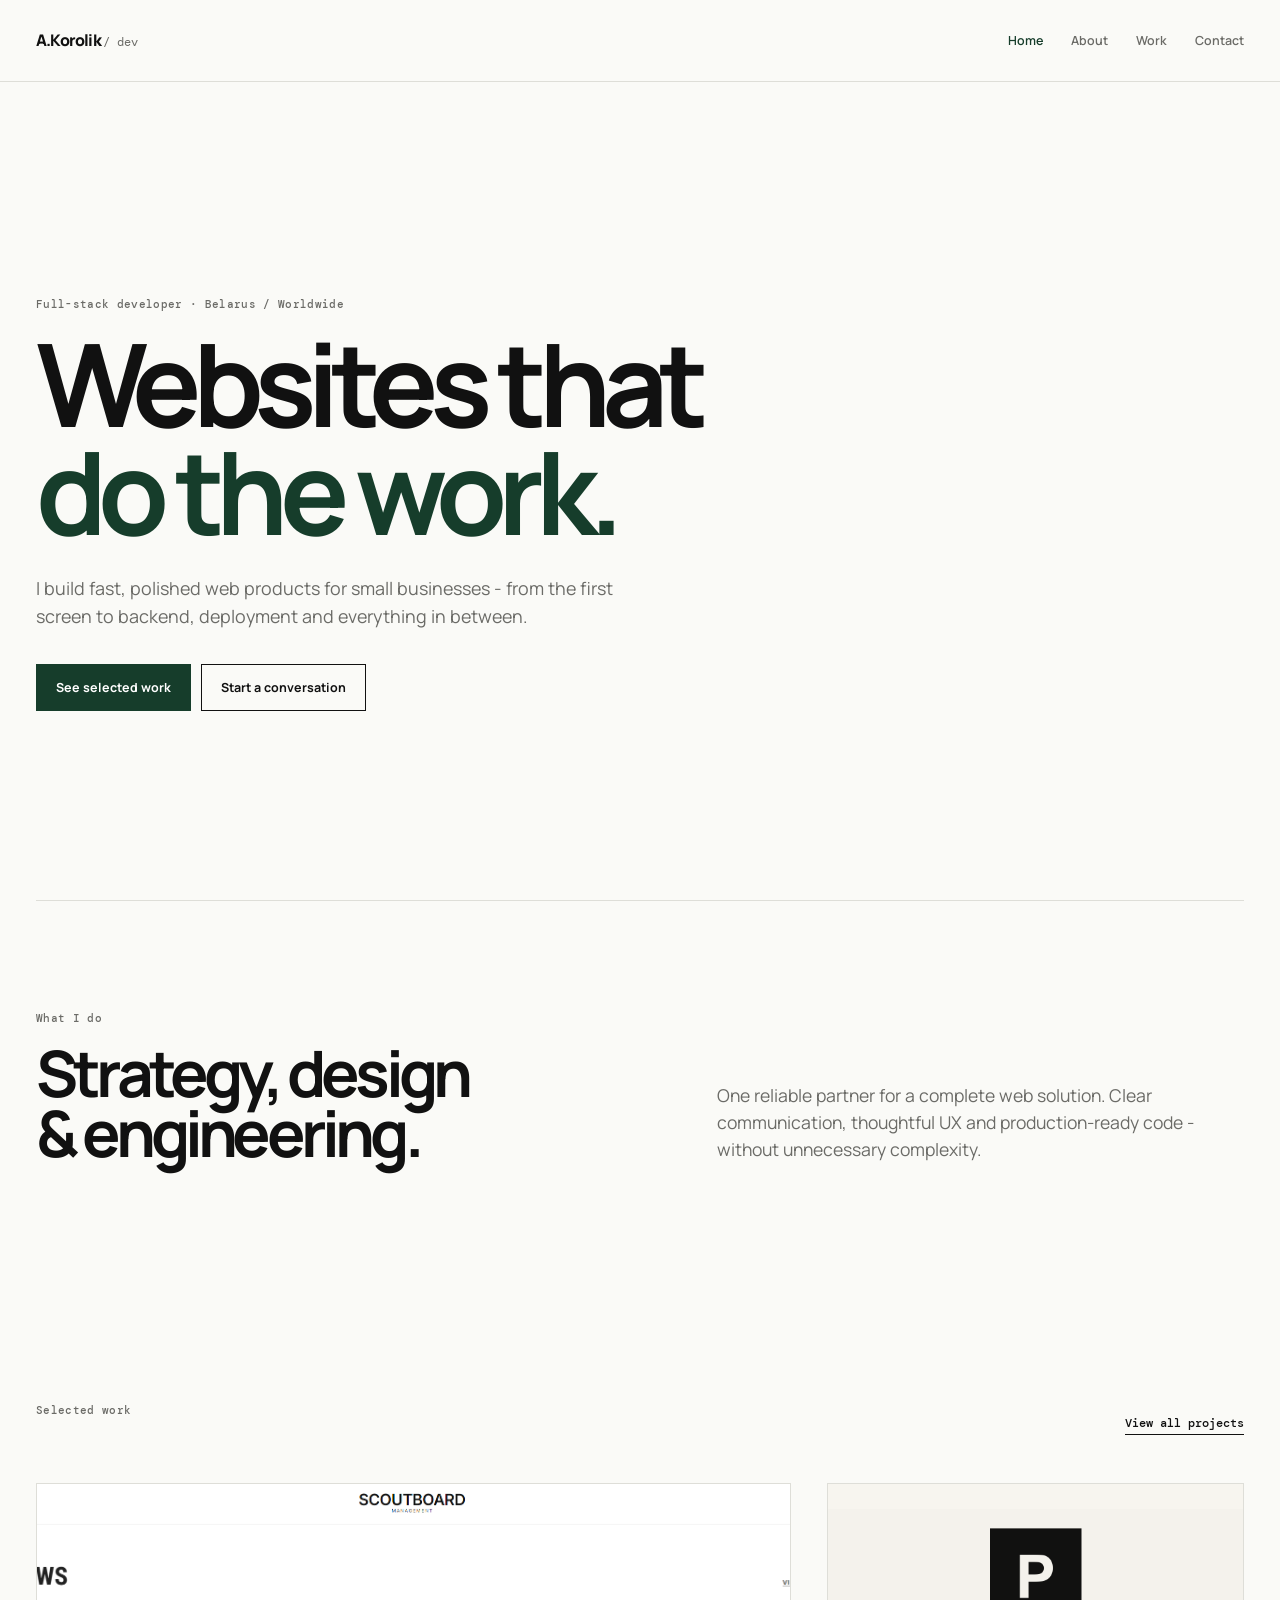
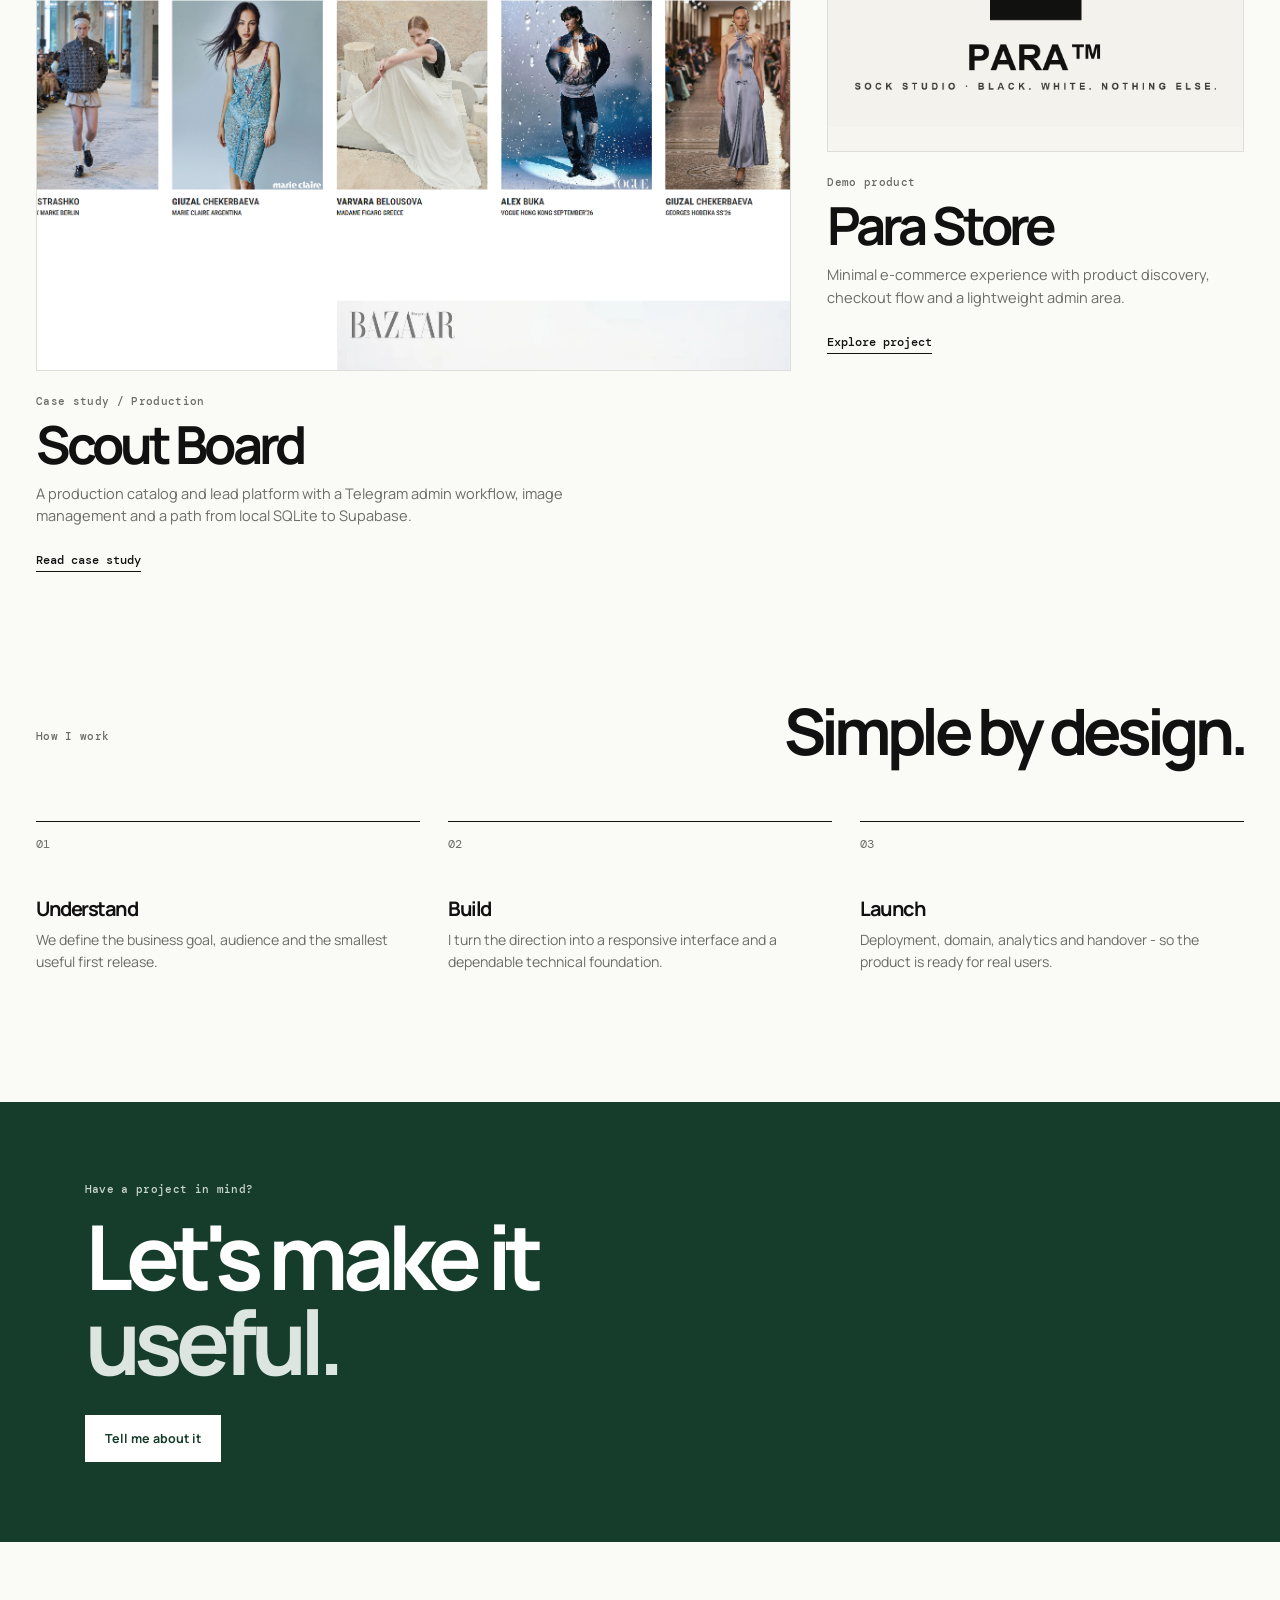
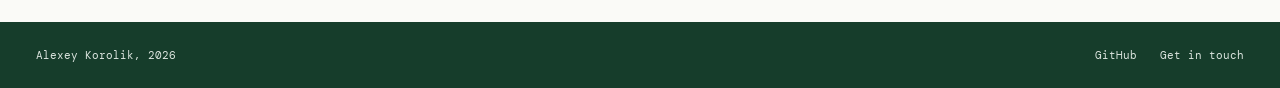
<file: index.html>
﻿<!doctype html>
<html lang="en">
  <head>
    <meta charset="UTF-8" />
    <meta name="viewport" content="width=device-width, initial-scale=1.0" />
    <meta
      name="description"
      content="Alexey Korolik - full-stack web developer. Websites and web products built end to end for small and medium businesses."
    />
    <meta property="og:type" content="website" />
    <meta
      property="og:title"
      content="Alexey Korolik - Full-stack web developer"
    />
    <meta
      property="og:description"
      content="Websites and web products built end to end for small and medium businesses."
    />
    <meta
      property="og:url"
      content="https://alexeykorolik.github.io/portfolio/"
    />
    <title>Alexey Korolik - Full-stack web developer</title>
    <link rel="stylesheet" href="styles.css" />
    <link rel="stylesheet" href="home.css" />
    <link rel="stylesheet" href="polish.css" />
    <link rel="stylesheet" href="accessibility.css" />
  </head>
  <body>
    <div class="page">
      <nav>
        <div class="container">
          <a href="index.html" class="nav-logo">A.Korolik <span>/ dev</span></a>
          <div class="nav-links">
            <a href="index.html" class="active">Home</a
            ><a href="about.html">About</a><a href="projects.html">Work</a
            ><a href="contact.html">Contact</a>
          </div>
        </div>
      </nav>
      <main>
        <div class="container">
          <section class="hero">
            <span class="label"
              >Full-stack developer · Belarus / Worldwide</span
            >
            <h1>Websites that<br /><span class="accent">do the work.</span></h1>
            <p>
              I build fast, polished web products for small businesses - from
              the first screen to backend, deployment and everything in between.
            </p>
            <div class="btn-row">
              <a href="projects.html" class="btn btn-accent"
                >See selected work</a
              ><a href="contact.html" class="btn">Start a conversation</a>
            </div>
          </section>
          <section class="intro-strip">
            <div>
              <span class="label">What I do</span>
              <h2>Strategy, design<br />&amp; engineering.</h2>
            </div>
            <p>
              One reliable partner for a complete web solution. Clear
              communication, thoughtful UX and production-ready code - without
              unnecessary complexity.
            </p>
          </section>
          <section class="home-section">
            <div class="section-header">
              <span class="label">Selected work</span
              ><a href="projects.html" class="text-link">View all projects</a>
            </div>
            <div class="featured-grid">
              <a
                class="featured-card featured-main has-preview"
                href="case-study.html"
                ><div class="project-visual project-visual--scout has-image">
                  <img
                    src="assets/scout-board-varya.webp"
                    alt="Scout Board model portfolio photograph"
                    loading="eager"
                  />
                </div>
                <span class="project-num">Case study / Production</span>
                <div>
                  <h3>Scout Board</h3>
                  <p>
                    A production catalog and lead platform with a Telegram admin
                    workflow, image management and a path from local SQLite to
                    Supabase.
                  </p>
                  <span class="card-arrow">Read case study</span>
                </div></a
              ><a class="featured-card has-preview" href="projects.html"
                ><div class="project-visual project-visual--para has-image">
                  <img
                    src="assets/para-store.png"
                    alt="Para Store brand image"
                    loading="lazy"
                  />
                </div>
                <span class="project-num">Demo product</span>
                <div>
                  <h3>Para Store</h3>
                  <p>
                    Minimal e-commerce experience with product discovery,
                    checkout flow and a lightweight admin area.
                  </p>
                  <span class="card-arrow">Explore project</span>
                </div></a
              >
            </div>
          </section>
          <section class="home-section process">
            <div class="section-header">
              <span class="label">How I work</span>
              <h2>Simple by design.</h2>
            </div>
            <div class="process-grid">
              <div>
                <b>01</b>
                <h3>Understand</h3>
                <p>
                  We define the business goal, audience and the smallest useful
                  first release.
                </p>
              </div>
              <div>
                <b>02</b>
                <h3>Build</h3>
                <p>
                  I turn the direction into a responsive interface and a
                  dependable technical foundation.
                </p>
              </div>
              <div>
                <b>03</b>
                <h3>Launch</h3>
                <p>
                  Deployment, domain, analytics and handover - so the product is
                  ready for real users.
                </p>
              </div>
            </div>
          </section>
          <section class="cta-panel">
            <span class="label">Have a project in mind?</span>
            <h2>Let's make it<br /><span class="accent">useful.</span></h2>
            <a href="contact.html" class="btn">Tell me about it</a>
          </section>
        </div>
      </main>
      <footer>
        <div class="container">
          <p>Alexey Korolik, 2026</p>
          <div class="footer-links">
            <a
              href="https://github.com/alexeykorolik"
              target="_blank"
              rel="noopener noreferrer"
              >GitHub</a
            ><a href="contact.html">Get in touch</a>
          </div>
        </div>
      </footer>
    </div>
  </body>
</html>
</file>
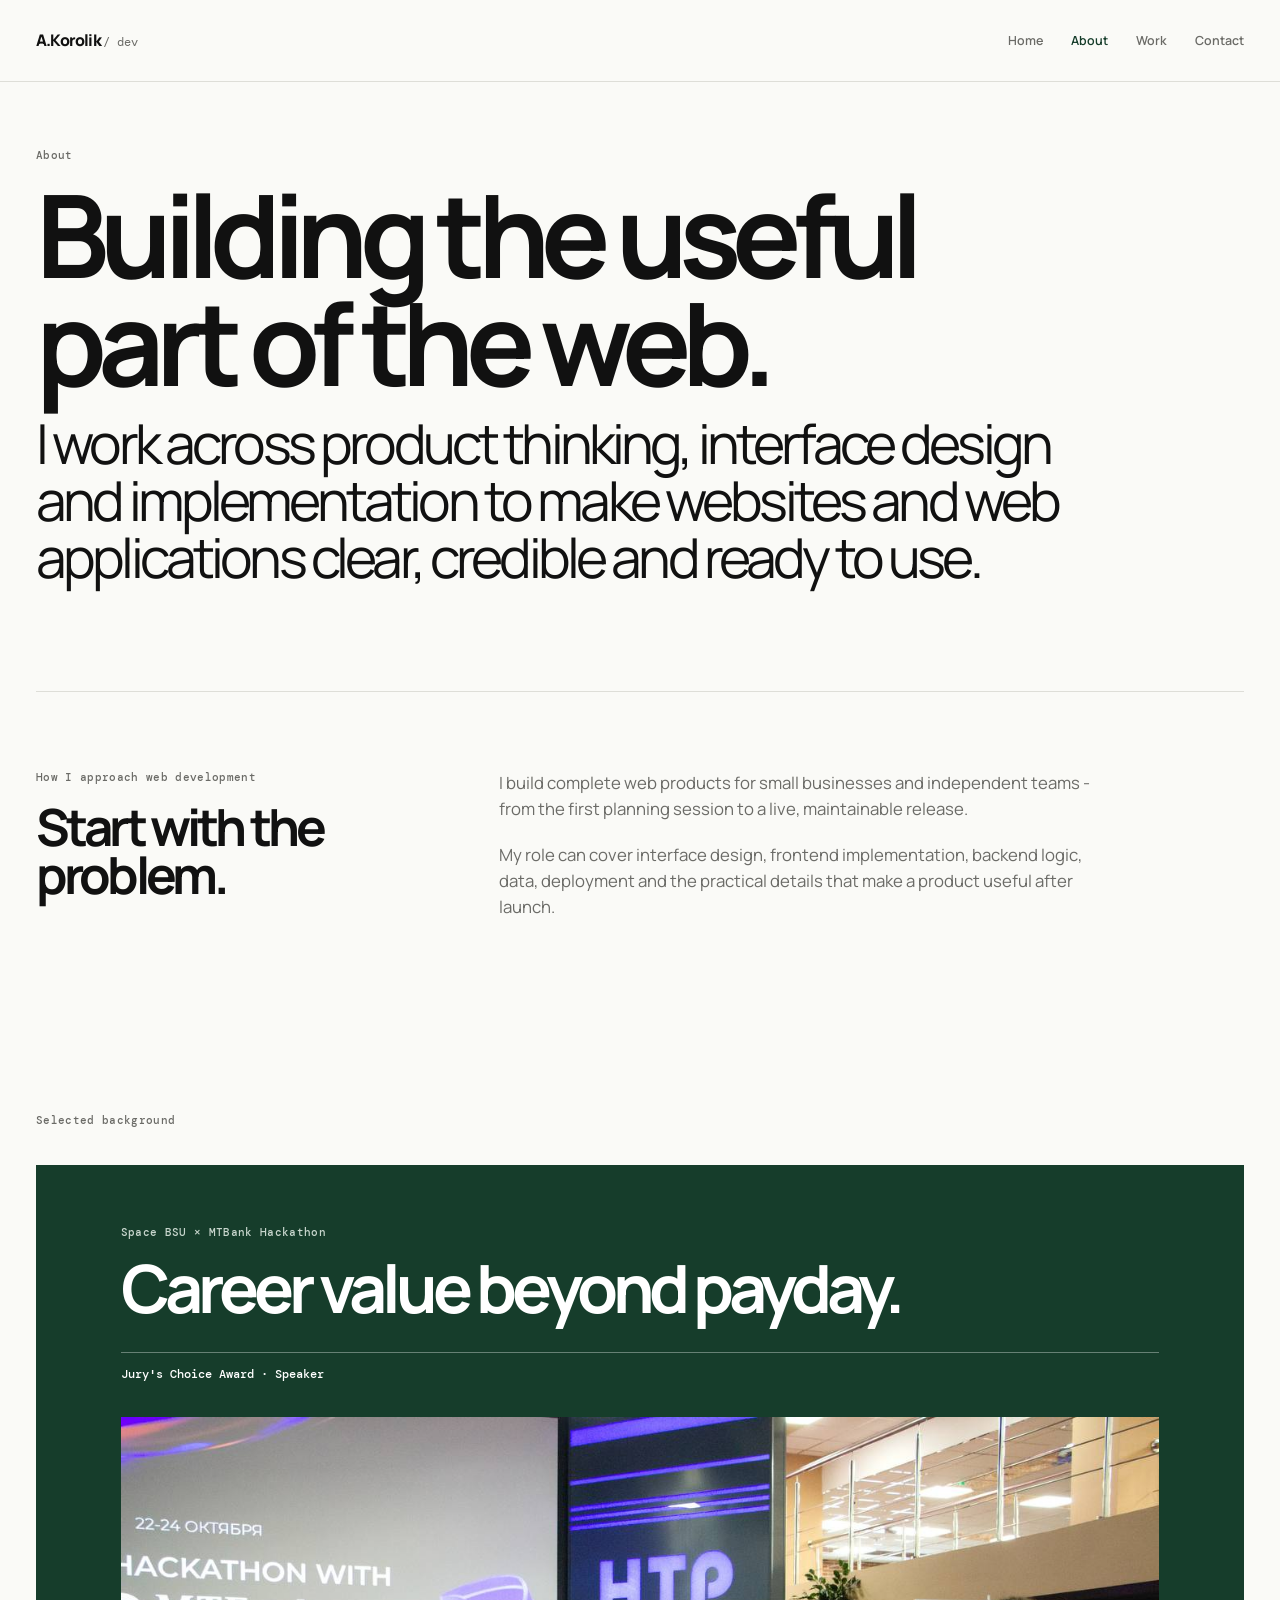
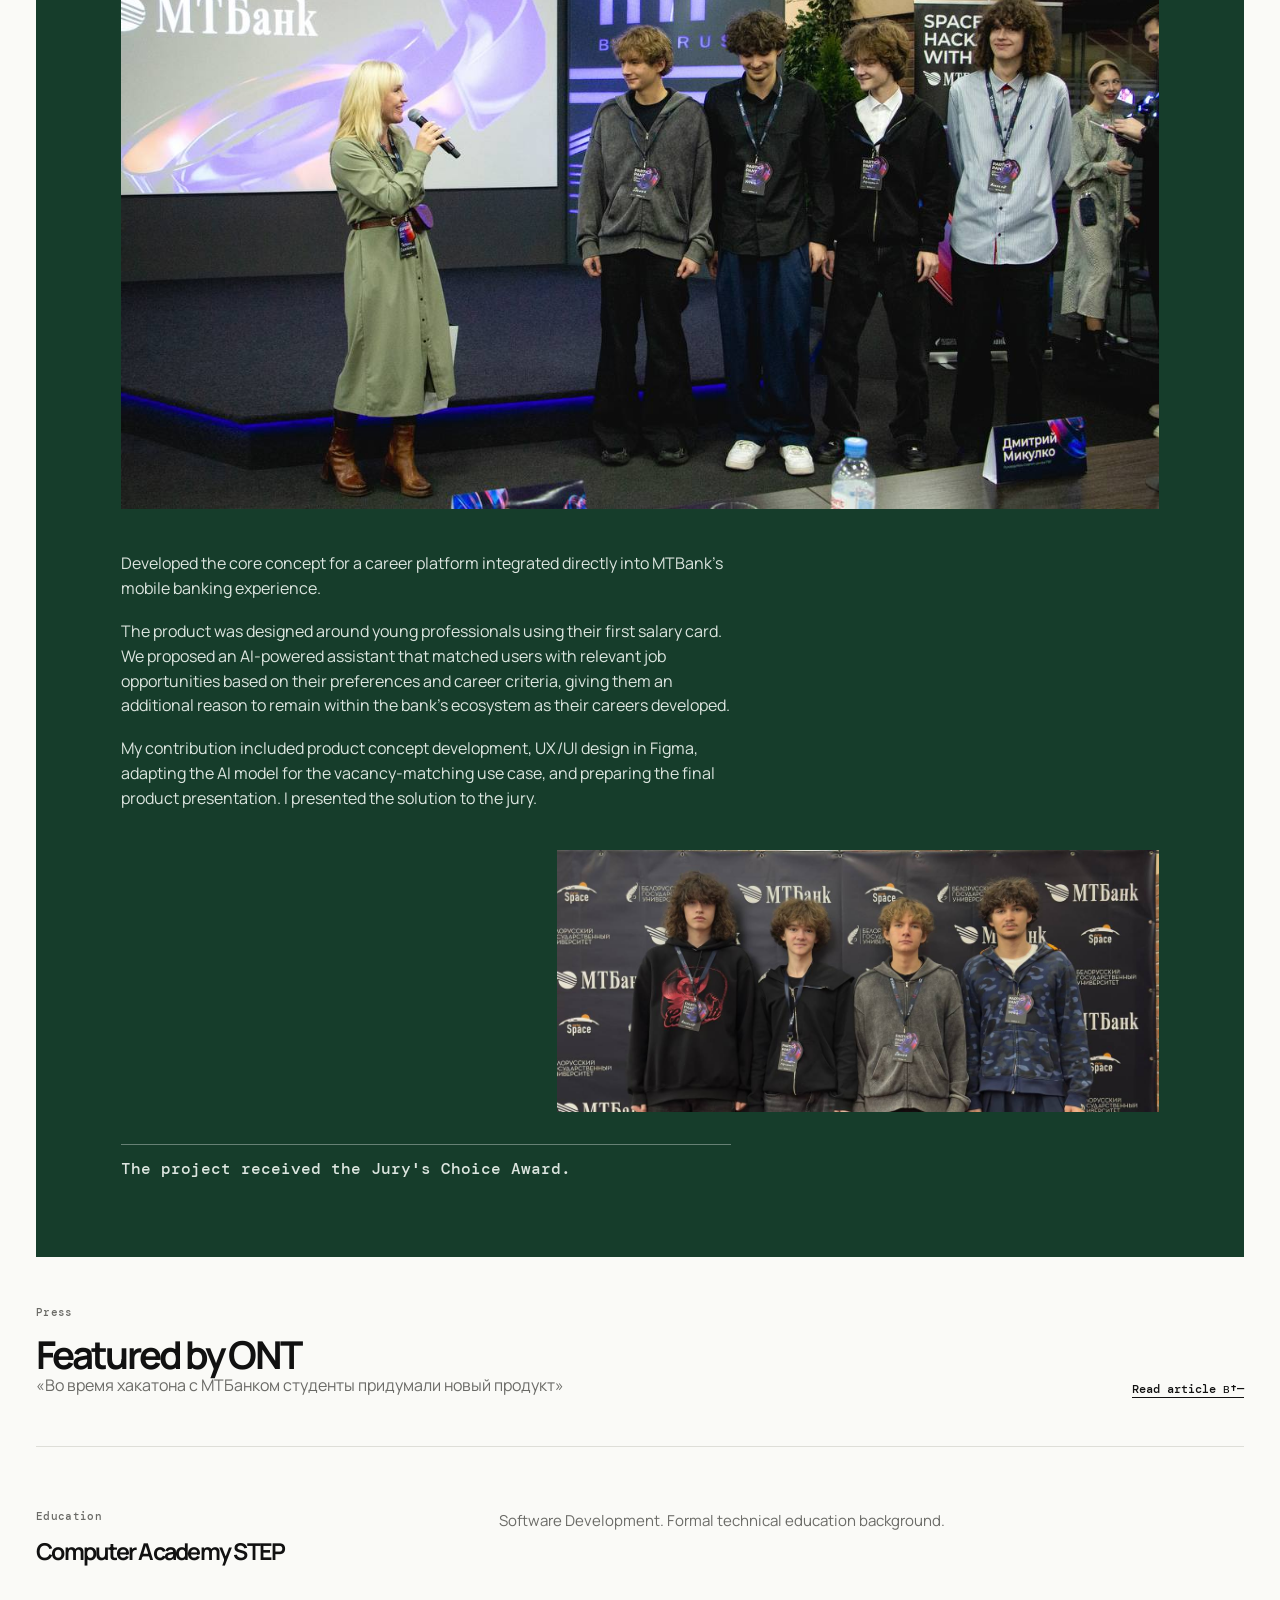
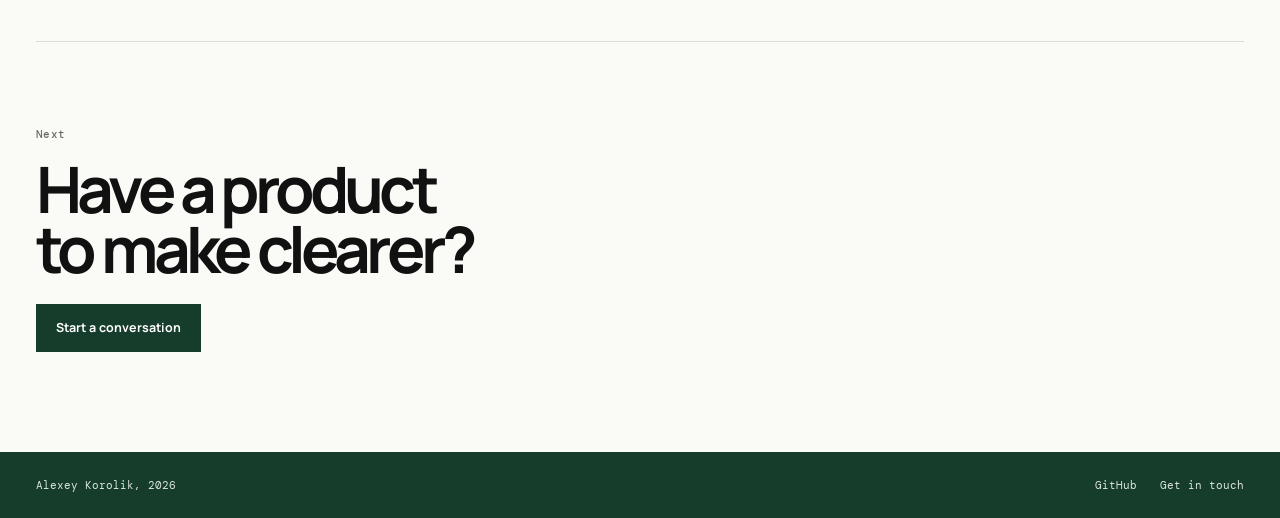
<file: about.html>
﻿<!doctype html>
<html lang="en">
  <head>
    <meta charset="UTF-8" />
    <meta name="viewport" content="width=device-width, initial-scale=1.0" />
    <meta
      name="description"
      content="About Alexey Korolik - full-stack developer, product thinker and UX/UI designer."
    />
    <meta property="og:type" content="profile" />
    <meta property="og:title" content="About - Alexey Korolik" />
    <meta
      property="og:description"
      content="Full-stack developer, product thinker and UX/UI designer."
    />
    <meta
      property="og:url"
      content="https://alexeykorolik.github.io/portfolio/about.html"
    />
    <title>About - Alexey Korolik</title>
    <link rel="stylesheet" href="styles.css" />
    <link rel="stylesheet" href="polish.css" />
    <link rel="stylesheet" href="accessibility.css" />
    <link rel="stylesheet" href="about.css" />
  </head>
  <body>
    <div class="page">
      <nav>
        <div class="container">
          <a href="index.html" class="nav-logo">A.Korolik <span>/ dev</span></a>
          <div class="nav-links">
            <a href="index.html">Home</a
            ><a href="about.html" class="active">About</a
            ><a href="projects.html">Work</a><a href="contact.html">Contact</a>
          </div>
        </div>
      </nav>
      <main>
        <div class="container">
          <span class="label">About</span>
          <h1>Building the useful<br />part of the web.</h1>
          <p class="about-lead">
            I work across product thinking, interface design and implementation
            to make websites and web applications clear, credible and ready to
            use.
          </p>
          <section class="approach">
            <div>
              <span class="label">How I approach web development</span>
              <h2>Start with the problem.</h2>
            </div>
            <div>
              <p>
                I build complete web products for small businesses and
                independent teams - from the first planning session to a live,
                maintainable release.
              </p>
              <p>
                My role can cover interface design, frontend implementation,
                backend logic, data, deployment and the practical details that
                make a product useful after launch.
              </p>
            </div>
          </section>
          <section class="background">
            <span class="label">Selected background</span>
            <article class="hackathon">
              <span class="label">Space BSU × MTBank Hackathon</span>
              <h2>Career value beyond payday.</h2>
              <div class="award">Jury's Choice Award · Speaker</div>
              <img
                class="hackathon-event"
                src="assets/hackathon-event.jpg"
                alt="Hackathon with MTBank event stage and participants"
                width="1280"
                height="853"
              />
              <p>
                Developed the core concept for a career platform integrated
                directly into MTBank's mobile banking experience.
              </p>
              <p>
                The product was designed around young professionals using their
                first salary card. We proposed an AI-powered assistant that
                matched users with relevant job opportunities based on their
                preferences and career criteria, giving them an additional
                reason to remain within the bank's ecosystem as their careers
                developed.
              </p>
              <p>
                My contribution included product concept development, UX/UI
                design in Figma, adapting the AI model for the vacancy-matching
                use case, and preparing the final product presentation. I
                presented the solution to the jury.
              </p>
              <img
                class="hackathon-team"
                src="assets/hackathon-team.png"
                alt="Hackathon team at a Space BSU and MTBank branded event"
                width="1280"
                height="556"
              />
              <p class="award">The project received the Jury's Choice Award.</p>
            </article>
          </section>
          <section class="press">
            <div>
              <span class="label">Press</span>
              <h3>Featured by ONT</h3>
              <p>
                «Во время хакатона с МТБанком студенты придумали новый продукт»
              </p>
            </div>
            <a
              href="https://ont.by/news/vo-vremya-hakatona-s-mtbankom-studenty-pridumali-novyj-produkt"
              target="_blank"
              rel="noopener noreferrer"
              >Read article в†—</a
            >
          </section>
          <section class="education">
            <div>
              <span class="label">Education</span>
              <h3>Computer Academy STEP</h3>
            </div>
            <p>Software Development. Formal technical education background.</p>
          </section>
          <section class="about-cta">
            <span class="label">Next</span>
            <h2>Have a product<br />to make clearer?</h2>
            <a class="btn btn-accent" href="contact.html"
              >Start a conversation</a
            >
          </section>
        </div>
      </main>
      <footer>
        <div class="container">
          <p>Alexey Korolik, 2026</p>
          <div class="footer-links">
            <a
              href="https://github.com/alexeykorolik"
              target="_blank"
              rel="noopener noreferrer"
              >GitHub</a
            ><a href="contact.html">Get in touch</a>
          </div>
        </div>
      </footer>
    </div>
  </body>
</html>
</file>
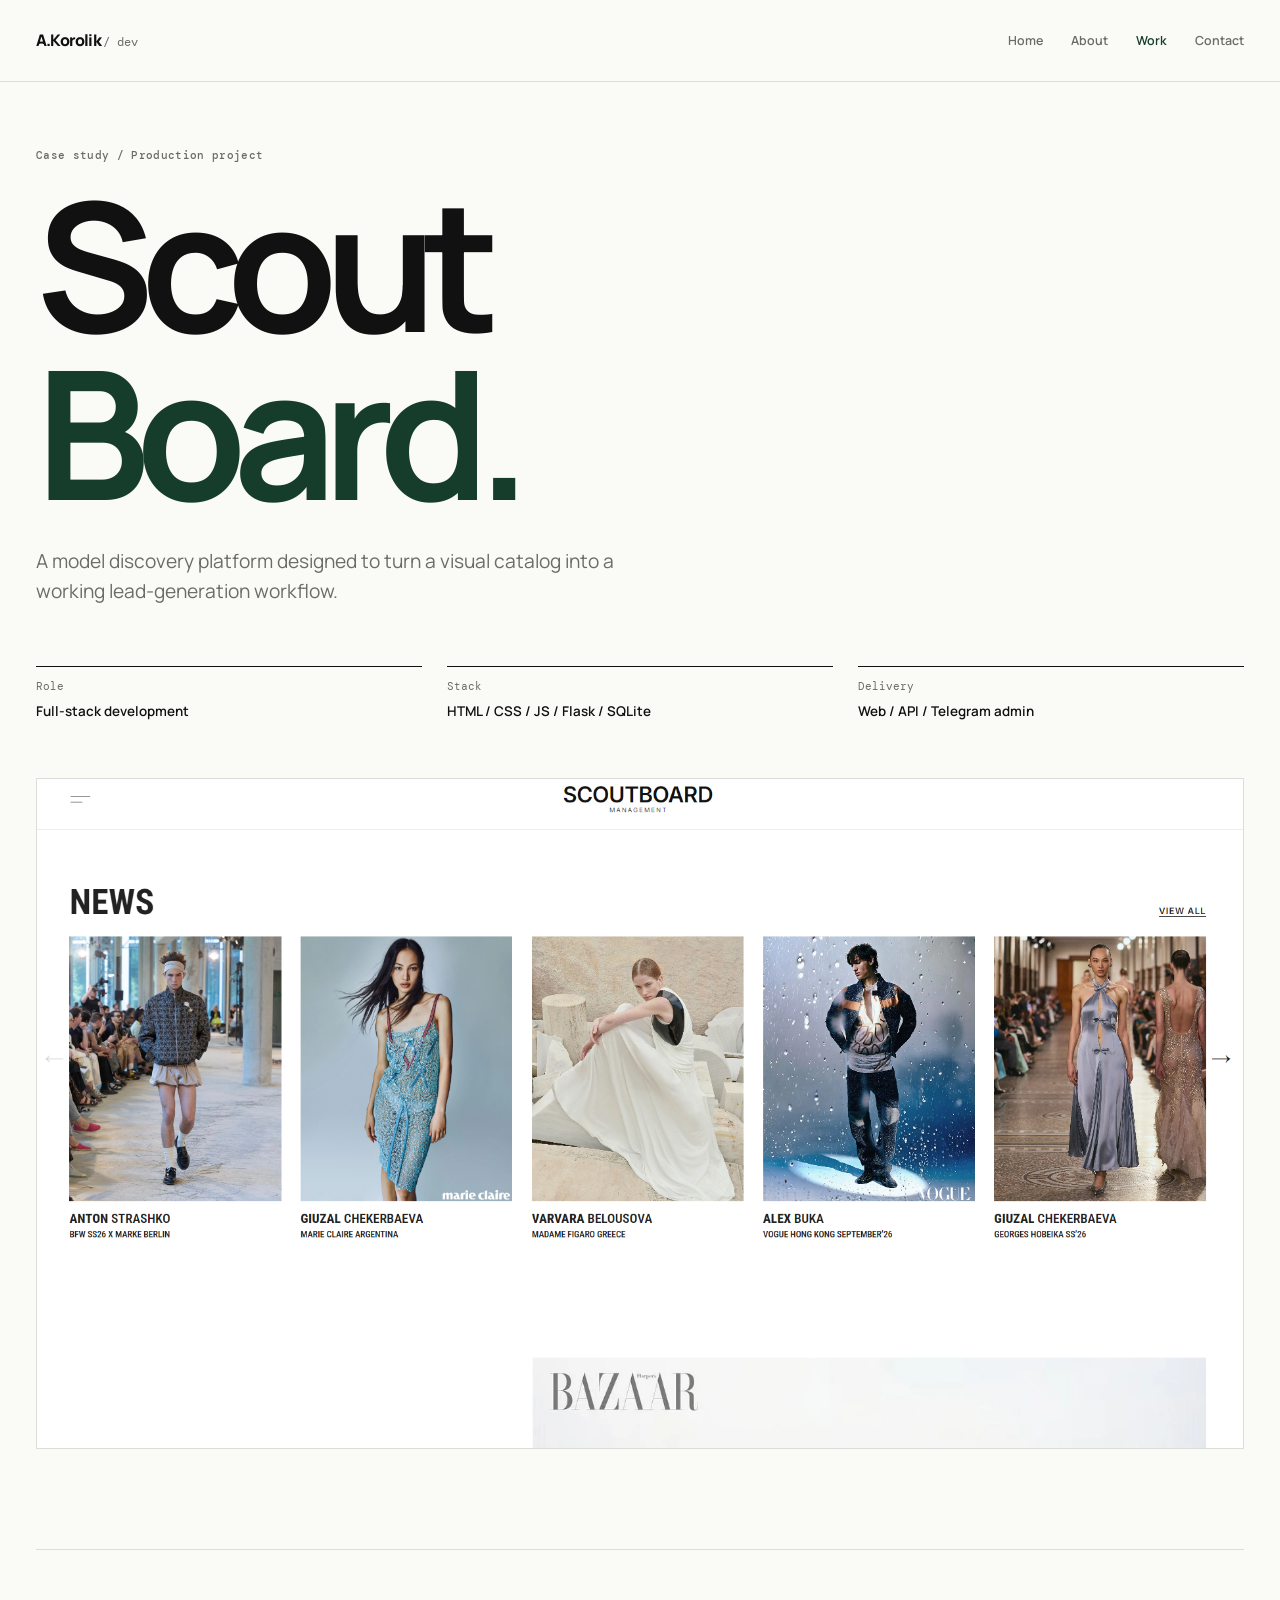
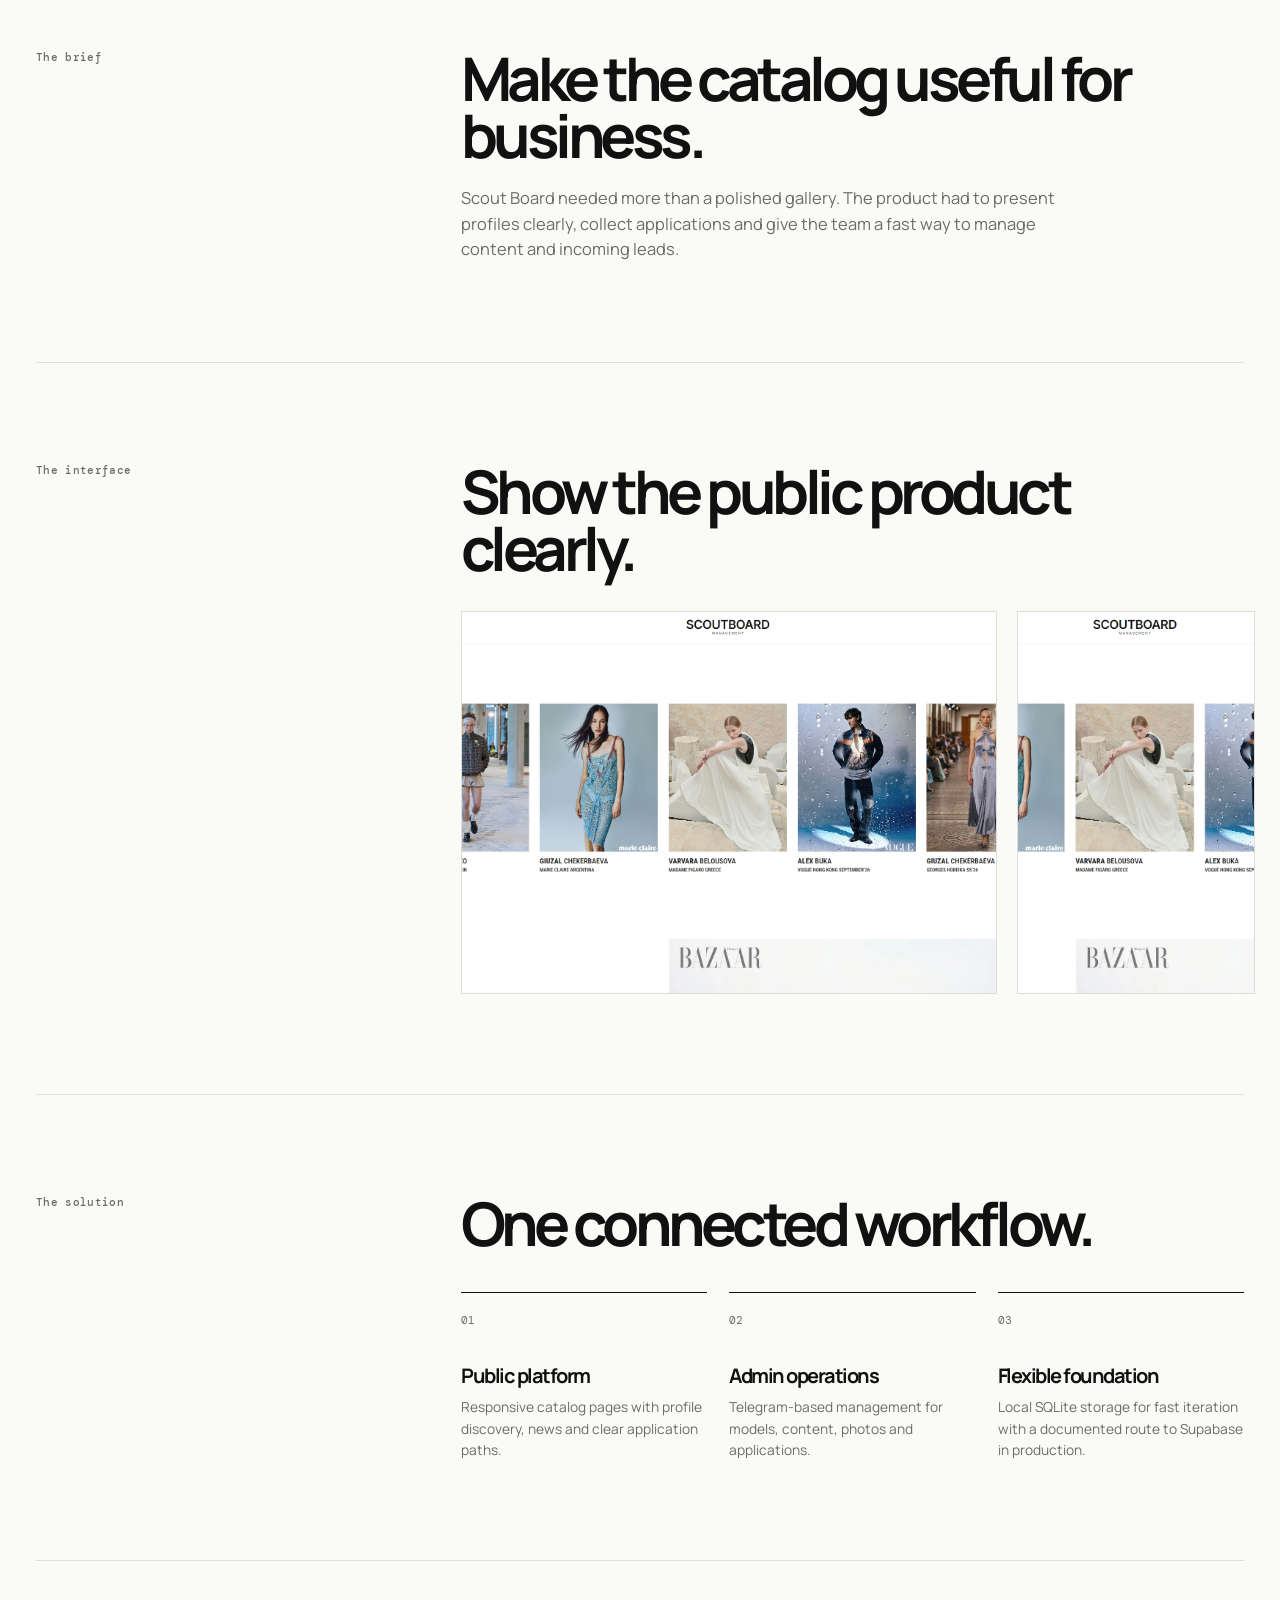
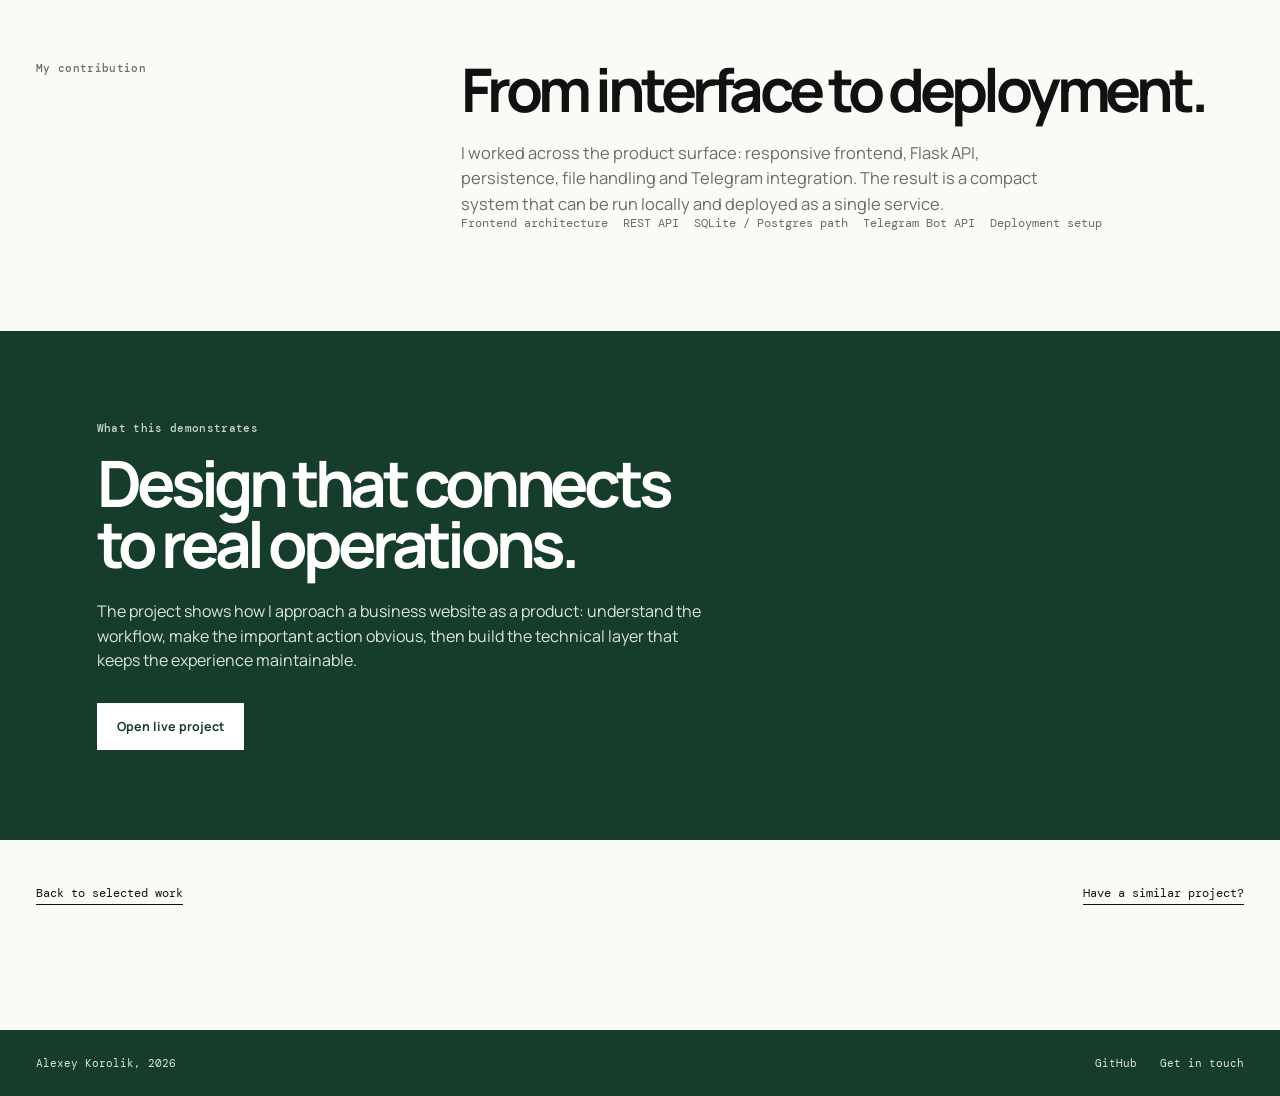
<file: case-study.html>
﻿<!doctype html>
<html lang="en">
  <head>
    <meta charset="UTF-8" />
    <meta name="viewport" content="width=device-width, initial-scale=1.0" />
    <meta
      name="description"
      content="Scout Board case study by Alexey Korolik."
    />
    <meta property="og:type" content="article" />
    <meta property="og:title" content="Scout Board - Case study" />
    <meta
      property="og:description"
      content="A model discovery platform designed to turn a visual catalog into a working lead-generation workflow."
    />
    <meta
      property="og:url"
      content="https://alexeykorolik.github.io/portfolio/case-study.html"
    />
    <title>Scout Board - Case study</title>
    <link rel="stylesheet" href="styles.css" />
    <link rel="stylesheet" href="home.css" />
    <link rel="stylesheet" href="case-study.css" />
    <link rel="stylesheet" href="polish.css" />
    <link rel="stylesheet" href="accessibility.css" />
    <style>
      .case-visual.has-image:before,
      .case-visual.has-image:after {
        display: none;
      }
      .case-visual.has-image img {
        width: 100%;
        height: 100%;
        object-fit: cover;
        display: block;
      }
    </style>
  </head>
  <body>
    <div class="page">
      <nav>
        <div class="container">
          <a href="index.html" class="nav-logo">A.Korolik <span>/ dev</span></a>
          <div class="nav-links">
            <a href="index.html">Home</a><a href="about.html">About</a
            ><a href="projects.html" class="active">Work</a
            ><a href="contact.html">Contact</a>
          </div>
        </div>
      </nav>
      <main>
        <div class="container">
          <header class="case-hero">
            <span class="label">Case study / Production project</span>
            <h1>Scout<br /><span class="accent">Board.</span></h1>
            <p class="case-lead">
              A model discovery platform designed to turn a visual catalog into
              a working lead-generation workflow.
            </p>
            <div class="case-meta">
              <div>
                <span>Role</span><strong>Full-stack development</strong>
              </div>
              <div>
                <span>Stack</span
                ><strong>HTML / CSS / JS / Flask / SQLite</strong>
              </div>
              <div>
                <span>Delivery</span><strong>Web / API / Telegram admin</strong>
              </div>
            </div>
            <div class="case-visual has-image">
              <img
                src="assets/scout-board-varya.webp"
                alt="Scout Board production model photograph"
                loading="eager"
              />
            </div>
          </header>
          <section class="case-block">
            <div class="case-label">The brief</div>
            <div>
              <h2>Make the catalog useful for business.</h2>
              <p>
                Scout Board needed more than a polished gallery. The product had
                to present profiles clearly, collect applications and give the
                team a fast way to manage content and incoming leads.
              </p>
            </div>
          </section>
          <section class="case-block">
            <div class="case-label">The interface</div>
            <div>
              <h2>Show the public product clearly.</h2>
              <div class="case-gallery">
                <div class="case-visual has-image">
                  <img
                    src="assets/scout-board-news.webp"
                    alt="Scout Board editorial photograph"
                    loading="lazy"
                  />
                </div>
                <div class="case-visual mobile-preview has-image">
                  <img
                    src="assets/scout-board-varya.webp"
                    alt="Scout Board model portfolio photograph"
                    loading="lazy"
                  />
                </div>
              </div>
            </div>
          </section>
          <section class="case-block">
            <div class="case-label">The solution</div>
            <div>
              <h2>One connected workflow.</h2>
              <div class="solution-grid">
                <div>
                  <b>01</b>
                  <h3>Public platform</h3>
                  <p>
                    Responsive catalog pages with profile discovery, news and
                    clear application paths.
                  </p>
                </div>
                <div>
                  <b>02</b>
                  <h3>Admin operations</h3>
                  <p>
                    Telegram-based management for models, content, photos and
                    applications.
                  </p>
                </div>
                <div>
                  <b>03</b>
                  <h3>Flexible foundation</h3>
                  <p>
                    Local SQLite storage for fast iteration with a documented
                    route to Supabase in production.
                  </p>
                </div>
              </div>
            </div>
          </section>
          <section class="case-block">
            <div class="case-label">My contribution</div>
            <div>
              <h2>From interface to deployment.</h2>
              <p>
                I worked across the product surface: responsive frontend, Flask
                API, persistence, file handling and Telegram integration. The
                result is a compact system that can be run locally and deployed
                as a single service.
              </p>
              <div class="tech-list">
                <span>Frontend architecture</span><span>REST API</span
                ><span>SQLite / Postgres path</span><span>Telegram Bot API</span
                ><span>Deployment setup</span>
              </div>
            </div>
          </section>
          <section class="case-result">
            <span class="label">What this demonstrates</span>
            <h2>Design that connects<br />to real operations.</h2>
            <p>
              The project shows how I approach a business website as a product:
              understand the workflow, make the important action obvious, then
              build the technical layer that keeps the experience maintainable.
            </p>
            <a
              href="https://www.scoutboardmgmt.com/"
              target="_blank"
              rel="noopener noreferrer"
              class="btn"
              >Open live project</a
            >
          </section>
          <div class="case-next">
            <a href="projects.html">Back to selected work</a
            ><a href="contact.html">Have a similar project?</a>
          </div>
        </div>
      </main>
      <footer>
        <div class="container">
          <p>Alexey Korolik, 2026</p>
          <div class="footer-links">
            <a
              href="https://github.com/alexeykorolik"
              target="_blank"
              rel="noopener noreferrer"
              >GitHub</a
            ><a href="contact.html">Get in touch</a>
          </div>
        </div>
      </footer>
    </div>
  </body>
</html>
</file>
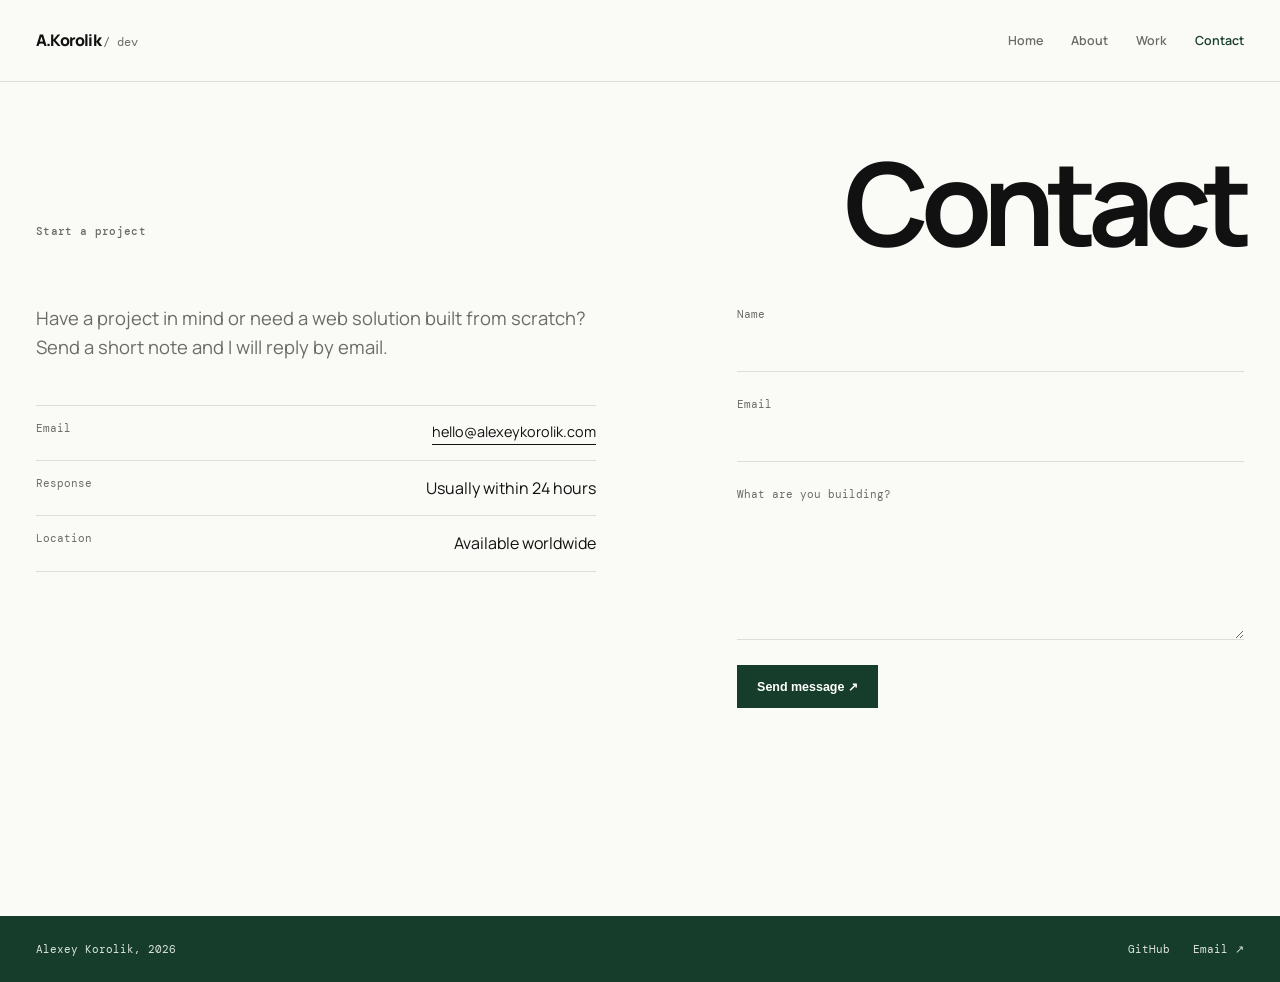
<file: contact.html>
﻿<!doctype html>
<html lang="en">
  <head>
    <meta charset="UTF-8" />
    <meta name="viewport" content="width=device-width, initial-scale=1.0" />
    <meta
      name="description"
      content="Contact Alexey Korolik about a website or web product for your business."
    />
    <meta property="og:type" content="website" />
    <meta property="og:title" content="Contact - Alexey Korolik" />
    <meta
      property="og:description"
      content="Discuss a website or web product for your business."
    />
    <meta
      property="og:url"
      content="https://alexeykorolik.github.io/portfolio/contact.html"
    />
    <title>Contact - Alexey Korolik</title>
    <link rel="stylesheet" href="styles.css" />
    <link rel="stylesheet" href="polish.css" />
    <link rel="stylesheet" href="accessibility.css" />
  </head>
  <body>
    <div class="page">
      <nav>
        <div class="container">
          <a href="index.html" class="nav-logo">A.Korolik <span>/ dev</span></a>
          <div class="nav-links">
            <a href="index.html">Home</a><a href="about.html">About</a
            ><a href="projects.html">Work</a
            ><a href="contact.html" class="active">Contact</a>
          </div>
        </div>
      </nav>
      <main>
        <div class="container">
          <div class="section-header">
            <span class="label">Start a project</span>
            <h1>Contact</h1>
          </div>
          <div class="contact-grid">
            <div class="contact-info">
              <p>
                Have a project in mind or need a web solution built from
                scratch? Send a short note and I will reply by email.
              </p>
              <div class="contact-methods">
                <div class="contact-method">
                  <span class="cm-label">Email</span
                  ><a href="mailto:hello@alexeykorolik.com"
                    >hello@alexeykorolik.com</a
                  >
                </div>
                <div class="contact-method">
                  <span class="cm-label">Response</span
                  ><span class="contact-value">Usually within 24 hours</span>
                </div>
                <div class="contact-method">
                  <span class="cm-label">Location</span
                  ><span class="contact-value">Available worldwide</span>
                </div>
              </div>
            </div>
            <form
              class="contact-form"
              action="mailto:hello@alexeykorolik.com"
              method="POST"
              enctype="text/plain"
            >
              <div class="form-group">
                <label for="name">Name</label
                ><input
                  type="text"
                  id="name"
                  name="name"
                  autocomplete="name"
                  required
                />
              </div>
              <div class="form-group">
                <label for="email">Email</label
                ><input
                  type="email"
                  id="email"
                  name="email"
                  autocomplete="email"
                  required
                />
              </div>
              <div class="form-group">
                <label for="message">What are you building?</label
                ><textarea
                  id="message"
                  name="message"
                  rows="5"
                  required
                ></textarea>
              </div>
              <button type="submit" class="btn btn-accent">
                Send message &#8599;
              </button>
            </form>
          </div>
        </div>
      </main>
      <footer>
        <div class="container">
          <p>Alexey Korolik, 2026</p>
          <div class="footer-links">
            <a
              href="https://github.com/alexeykorolik"
              target="_blank"
              rel="noopener noreferrer"
              >GitHub</a
            ><a href="mailto:hello@alexeykorolik.com">Email &#8599;</a>
          </div>
        </div>
      </footer>
    </div>
  </body>
</html>
</file>
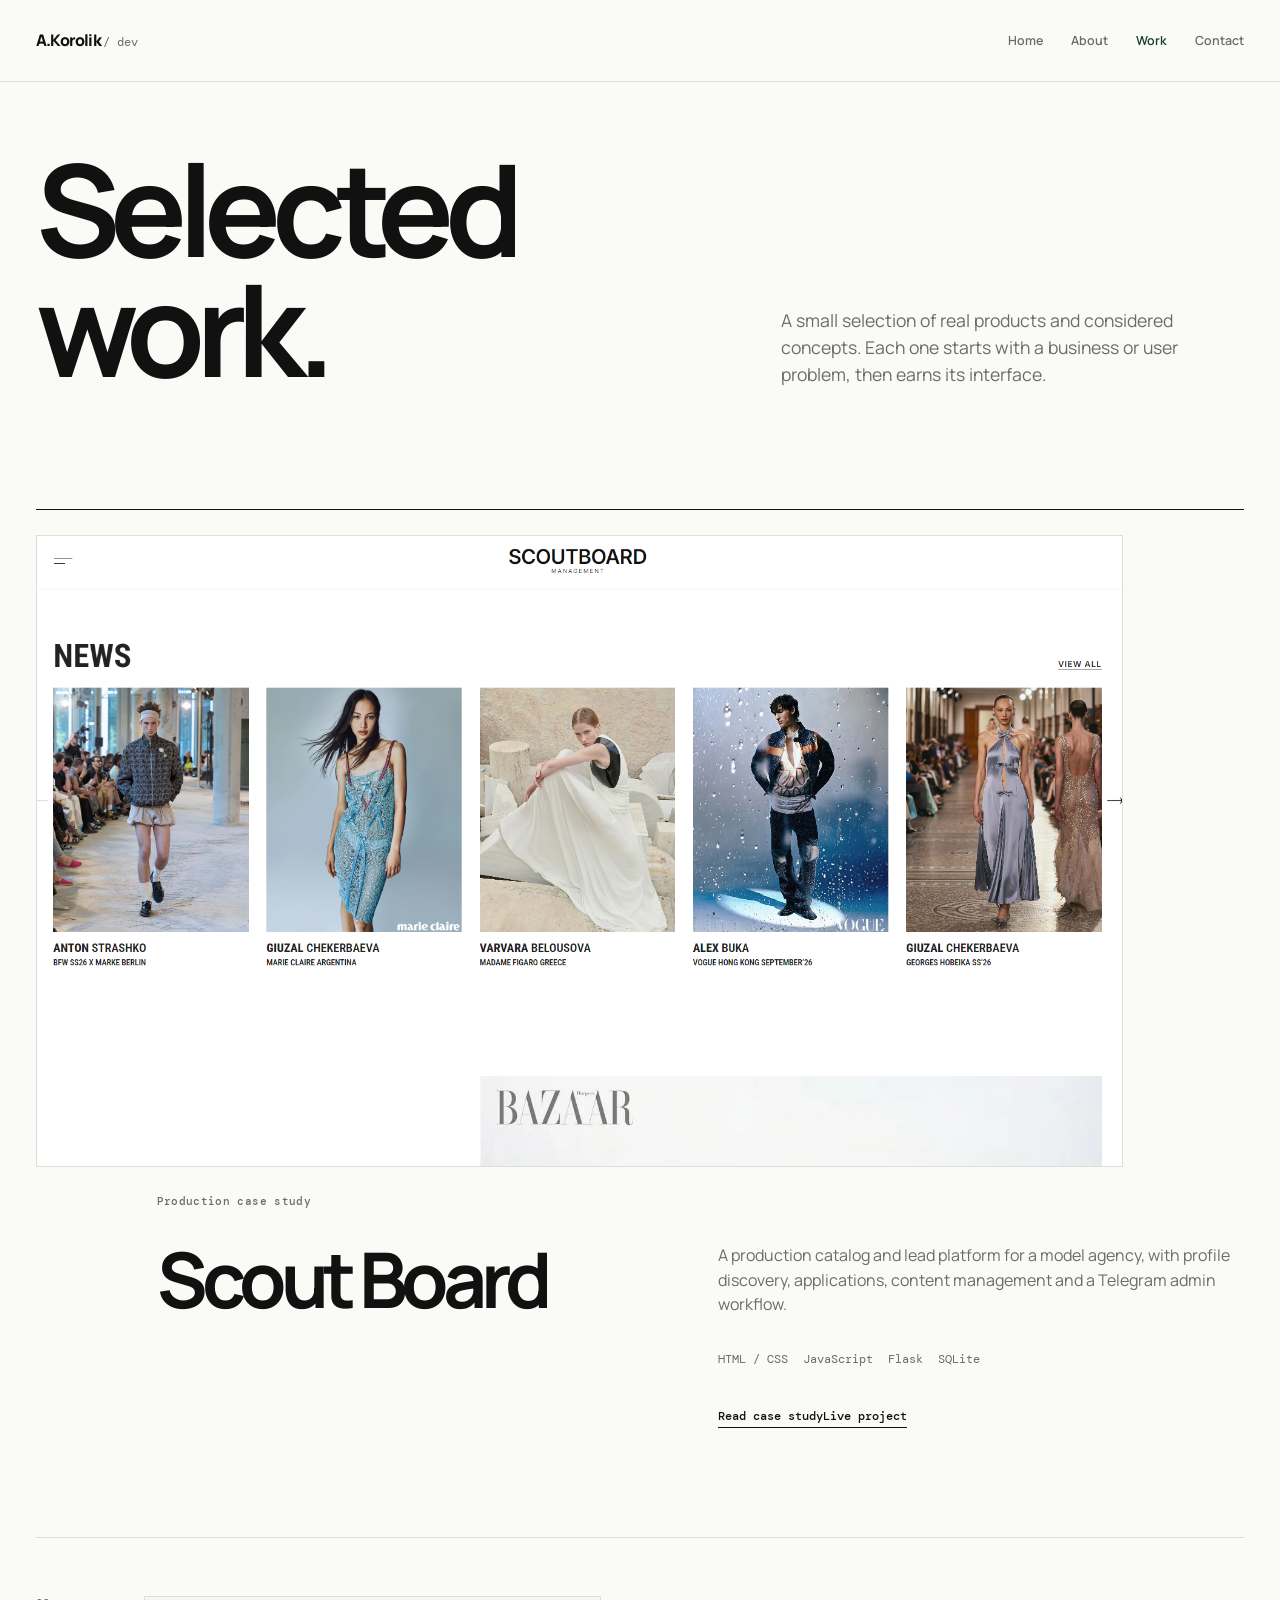
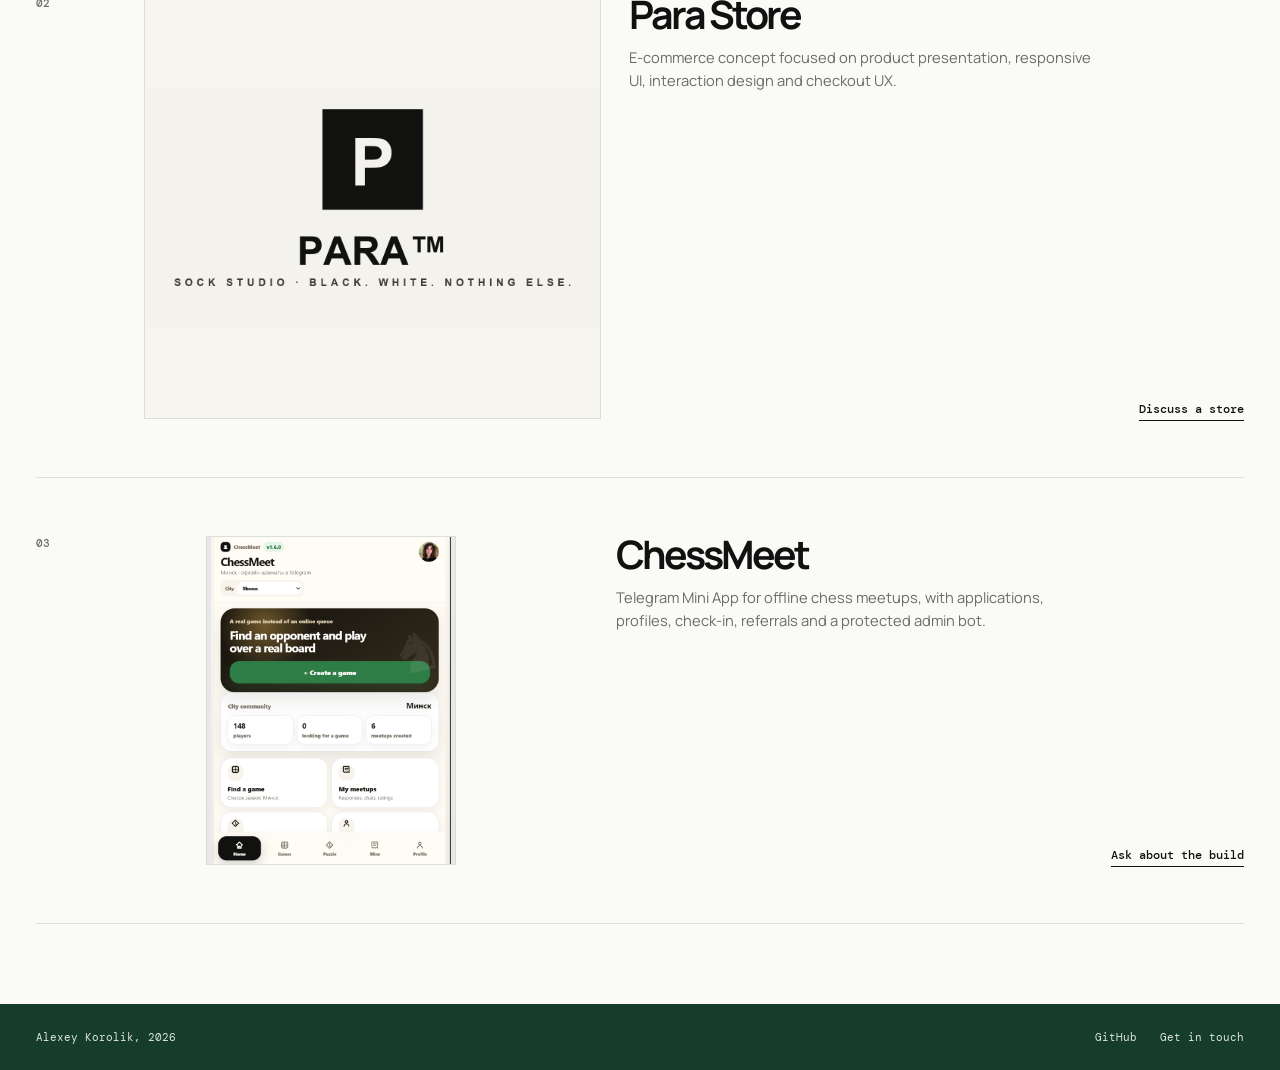
<file: projects.html>
﻿<!doctype html>
<html lang="en">
  <head>
    <meta charset="UTF-8" />
    <meta name="viewport" content="width=device-width, initial-scale=1.0" />
    <meta
      name="description"
      content="Selected web projects by Alexey Korolik: Scout Board, Para Store and ChessMeet."
    />
    <meta property="og:type" content="website" />
    <meta property="og:title" content="Selected work - Alexey Korolik" />
    <meta
      property="og:description"
      content="Scout Board, Para Store and ChessMeet - selected web projects by Alexey Korolik."
    />
    <meta
      property="og:url"
      content="https://alexeykorolik.github.io/portfolio/projects.html"
    />
    <title>Selected work - Alexey Korolik</title>
    <link rel="stylesheet" href="styles.css" />
    <link rel="stylesheet" href="home.css" />
    <link rel="stylesheet" href="polish.css" />
    <link rel="stylesheet" href="work.css" />
    <link rel="stylesheet" href="accessibility.css" />
  </head>
  <body>
    <div class="page">
      <nav>
        <div class="container">
          <a href="index.html" class="nav-logo">A.Korolik <span>/ dev</span></a>
          <div class="nav-links">
            <a href="index.html">Home</a><a href="about.html">About</a
            ><a href="projects.html" class="active">Work</a
            ><a href="contact.html">Contact</a>
          </div>
        </div>
      </nav>
      <main>
        <div class="container">
          <section class="work-intro">
            <h1>Selected<br />work.</h1>
            <p>
              A small selection of real products and considered concepts. Each
              one starts with a business or user problem, then earns its
              interface.
            </p>
          </section>
          <section class="work-list">
            <article class="work-feature">
              <div class="project-visual project-visual--scout has-image">
                <img
                  src="assets/scout-board-varya.webp"
                  alt="Scout Board model portfolio photograph"
                  loading="eager"
                />
              </div>
              <div class="work-copy">
                <span class="project-num">Production case study</span>
                <h2>Scout Board</h2>
                <p>
                  A production catalog and lead platform for a model agency,
                  with profile discovery, applications, content management and a
                  Telegram admin workflow.
                </p>
                <div class="project-tags">
                  <span>HTML / CSS</span><span>JavaScript</span
                  ><span>Flask</span><span>SQLite</span>
                </div>
                <div class="project-links">
                  <a href="case-study.html">Read case study</a
                  ><a
                    href="https://www.scoutboardmgmt.com/"
                    target="_blank"
                    rel="noopener noreferrer"
                    >Live project</a
                  >
                </div>
              </div>
            </article>
            <article class="work-subproject">
              <span class="project-num">02</span>
              <div class="project-visual project-visual--para has-image">
                <img
                  src="assets/para-store.png"
                  alt="Para Store brand image"
                  loading="lazy"
                />
              </div>
              <div>
                <h3>Para Store</h3>
                <p>
                  E-commerce concept focused on product presentation, responsive
                  UI, interaction design and checkout UX.
                </p>
              </div>
              <div class="project-links">
                <a href="contact.html">Discuss a store</a>
              </div>
            </article>
            <article class="work-subproject">
              <span class="project-num">03</span>
              <div class="project-visual project-visual--chess has-image">
                <img
                  src="assets/chessmeet-home.png"
                  alt="ChessMeet Telegram Mini App launch screen"
                  width="726"
                  height="990"
                  loading="lazy"
                />
              </div>
              <div>
                <h3>ChessMeet</h3>
                <p>
                  Telegram Mini App for offline chess meetups, with
                  applications, profiles, check-in, referrals and a protected
                  admin bot.
                </p>
              </div>
              <div class="project-links">
                <a href="contact.html">Ask about the build</a>
              </div>
            </article>
          </section>
        </div>
      </main>
      <footer>
        <div class="container">
          <p>Alexey Korolik, 2026</p>
          <div class="footer-links">
            <a
              href="https://github.com/alexeykorolik"
              target="_blank"
              rel="noopener noreferrer"
              >GitHub</a
            ><a href="contact.html">Get in touch</a>
          </div>
        </div>
      </footer>
    </div>
  </body>
</html>
</file>
<file: styles.css>
@import url("https://fonts.googleapis.com/css2?family=DM+Mono:wght@400;500&family=Manrope:wght@400;500;600;700;800&display=swap");
:root {
  --paper: #fafaf7;
  --white: #fff;
  --ink: #111;
  --green: #163d2b;
  --muted: #6b6b67;
  --line: #deded8;
  --soft: #f0f0eb;
  --sans: Manrope, Arial, sans-serif;
  --mono: "DM Mono", monospace;
  --max: 1320px;
}
* {
  box-sizing: border-box;
  margin: 0;
  padding: 0;
}
html {
  scroll-behavior: smooth;
}
body {
  background: var(--paper);
  color: var(--ink);
  font-family: var(--sans);
  line-height: 1.55;
  -webkit-font-smoothing: antialiased;
}
a {
  color: inherit;
  text-decoration: none;
}
p {
  color: var(--muted);
  max-width: 610px;
}
.page {
  min-height: 100vh;
  display: flex;
  flex-direction: column;
}
.container {
  width: min(100%, var(--max));
  margin: 0 auto;
  padding: 0 36px;
}
main {
  flex: 1;
  padding: 148px 0 0;
}
nav {
  height: 82px;
  background: rgba(250, 250, 247, 0.96);
  border-bottom: 1px solid var(--line);
  position: fixed;
  inset: 0 0 auto;
  z-index: 20;
}
nav .container {
  height: 100%;
  display: flex;
  justify-content: space-between;
  align-items: center;
}
.nav-logo {
  font-size: 1rem;
  font-weight: 800;
  letter-spacing: -0.05em;
}
.nav-logo span {
  font: 400 0.72rem var(--mono);
  color: var(--muted);
  letter-spacing: 0;
}
.nav-links {
  display: flex;
  align-items: center;
  gap: 28px;
}
.nav-links a {
  font-size: 0.78rem;
  font-weight: 600;
  color: var(--muted);
  transition: color 0.18s ease;
}
.nav-links a:hover,
.nav-links .active {
  color: var(--green);
}
.label,
.project-num,
.case-label {
  display: block;
  font: 500 0.7rem var(--mono);
  letter-spacing: 0.03em;
  color: var(--muted);
  margin-bottom: 18px;
}
.accent {
  color: var(--green);
}
h1,
h2,
h3 {
  font-weight: 700;
  letter-spacing: -0.075em;
  line-height: 0.94;
}
h1 {
  font-size: clamp(3.8rem, 9vw, 9rem);
}
h2 {
  font-size: clamp(2.5rem, 5vw, 5.8rem);
}
h3 {
  font-size: 1.25rem;
}
.btn-row {
  display: flex;
  gap: 10px;
  flex-wrap: wrap;
}
.btn {
  display: inline-flex;
  align-items: center;
  justify-content: center;
  padding: 13px 19px;
  border: 1px solid var(--ink);
  font-size: 0.78rem;
  font-weight: 700;
  transition:
    background 0.18s,
    color 0.18s,
    border-color 0.18s;
}
.btn:hover {
  background: var(--ink);
  color: var(--white);
}
.btn-accent {
  border-color: var(--green);
  background: var(--green);
  color: var(--white);
}
.btn-accent:hover {
  background: #0f2d1f;
  border-color: #0f2d1f;
}
.section-header {
  display: flex;
  justify-content: space-between;
  align-items: flex-end;
  gap: 20px;
  margin-bottom: 48px;
}
.text-link,
.project-links a {
  font: 500 0.75rem var(--mono);
  border-bottom: 1px solid currentColor;
  padding-bottom: 3px;
  transition: color 0.18s;
}
.text-link:hover,
.project-links a:hover {
  color: var(--green);
}
.about-grid,
.contact-grid {
  display: grid;
  grid-template-columns: 1.05fr 0.95fr;
  gap: 11vw;
  margin: 40px 0 128px;
}
.about-text p,
.contact-info p {
  font-size: 1.15rem;
  margin-bottom: 22px;
}
.skills-group {
  padding: 20px 0;
  border-top: 1px solid var(--line);
}
.skills-group h3 {
  font-size: 0.82rem;
  letter-spacing: 0;
  margin-bottom: 13px;
}
.skill-tags,
.project-tags,
.tech-list {
  display: flex;
  gap: 8px 15px;
  flex-wrap: wrap;
}
.skill-tag,
.project-tags span,
.tech-list span {
  font: 400 0.72rem var(--mono);
  color: var(--muted);
}
.experience-list {
  border-top: 1px solid var(--line);
  margin-bottom: 128px;
}
.experience-item {
  display: grid;
  grid-template-columns: 1.1fr 1fr 1.5fr;
  gap: 20px;
  padding: 25px 0;
  border-bottom: 1px solid var(--line);
}
.experience-item h3 {
  font-size: 1.05rem;
  letter-spacing: -0.03em;
}
.experience-item .meta {
  font: 400 0.72rem var(--mono);
  color: var(--muted);
}
.experience-item p {
  font-size: 0.9rem;
}
.contact-methods {
  margin-top: 44px;
  border-top: 1px solid var(--line);
}
.contact-method {
  padding: 15px 0;
  border-bottom: 1px solid var(--line);
  display: flex;
  justify-content: space-between;
  gap: 15px;
}
.cm-label,
.form-group label {
  font: 400 0.7rem var(--mono);
  color: var(--muted);
}
.contact-method a {
  font-size: 0.9rem;
  border-bottom: 1px solid var(--ink);
}
.contact-form {
  padding-top: 3px;
}
.form-group {
  margin-bottom: 25px;
}
.form-group label {
  display: block;
  margin-bottom: 8px;
}
.form-group input,
.form-group textarea {
  display: block;
  width: 100%;
  padding: 10px 0;
  background: transparent;
  border: 0;
  border-bottom: 1px solid var(--line);
  font: 400 1rem var(--sans);
  color: var(--ink);
  outline: 0;
  resize: vertical;
}
.form-group input:focus,
.form-group textarea:focus {
  border-color: var(--green);
}
footer {
  background: var(--green);
  color: var(--white);
  padding: 26px 0;
  margin-top: 80px;
}
footer .container {
  display: flex;
  justify-content: space-between;
  align-items: center;
}
footer p,
footer a {
  font: 400 0.7rem var(--mono);
  color: #dce5df;
}
.footer-links {
  display: flex;
  gap: 23px;
}
.footer-links a:hover {
  color: var(--white);
}
@media (max-width: 760px) {
  .container {
    padding: 0 20px;
  }
  main {
    padding-top: 112px;
  }
  nav {
    height: 64px;
  }
  .nav-logo span {
    display: none;
  }
  .nav-links {
    gap: 15px;
  }
  .nav-links a {
    font-size: 0.71rem;
  }
  h1 {
    font-size: clamp(3.45rem, 17vw, 5.6rem);
  }
  .about-grid,
  .contact-grid {
    grid-template-columns: 1fr;
    gap: 45px;
    margin-bottom: 80px;
  }
  .experience-item {
    grid-template-columns: 1fr;
    gap: 7px;
  }
  .section-header {
    margin-bottom: 32px;
  }
  .contact-method {
    align-items: start;
    flex-direction: column;
    gap: 4px;
  }
  footer {
    margin-top: 56px;
  }
  footer .container {
    align-items: flex-start;
    flex-direction: column;
    gap: 16px;
  }
}
</file>
<file: home.css>
.hero {
  min-height: calc(100vh - 148px);
  display: flex;
  flex-direction: column;
  justify-content: center;
  padding: 50px 0 90px;
}
.hero h1 {
  max-width: 1000px;
  margin-bottom: 30px;
}
.hero p {
  font-size: 1.12rem;
  margin-bottom: 33px;
}
.intro-strip {
  display: grid;
  grid-template-columns: 1fr 1fr;
  gap: 12vw;
  padding: 110px 0;
  border-top: 1px solid var(--line);
}
.intro-strip h2 {
  font-size: clamp(2.8rem, 5vw, 5.4rem);
}
.intro-strip > p {
  font-size: 1.1rem;
  align-self: end;
}
.home-section {
  padding: 130px 0 0;
}
.featured-grid {
  display: grid;
  grid-template-columns: 1.45fr 0.8fr;
  gap: 36px;
}
.featured-card {
  display: block;
}
.project-visual {
  aspect-ratio: 1.55;
  background: var(--soft);
  border: 1px solid var(--line);
  position: relative;
  overflow: hidden;
}
.project-visual:before {
  content: "Project image";
  position: absolute;
  left: 18px;
  top: 16px;
  color: var(--muted);
  font: 400 0.67rem var(--mono);
}
.project-visual:after {
  content: "Real screenshot to be added";
  position: absolute;
  inset: 0;
  display: grid;
  place-items: center;
  color: var(--muted);
  font: 400 0.72rem var(--mono);
}
.project-visual.has-image:before,
.project-visual.has-image:after {
  display: none;
}
.project-visual.has-image img {
  display: block;
  width: 100%;
  height: 100%;
  object-fit: cover;
  transition: transform 0.55s ease;
}
.featured-card:hover .project-visual.has-image img {
  transform: scale(1.025);
}
.project-visual--scout {
  background: #e9ece7;
}
.project-visual--para {
  background: #eeeae1;
}
.project-visual--chess {
  background: #e7e8eb;
}
.featured-card .project-num {
  margin: 23px 0 12px;
}
.featured-card h3 {
  font-size: clamp(2rem, 4.1vw, 4.7rem);
  margin-bottom: 13px;
}
.featured-card p {
  font-size: 0.91rem;
  margin-bottom: 19px;
}
.card-arrow {
  font: 500 0.75rem var(--mono);
  border-bottom: 1px solid currentColor;
  padding-bottom: 3px;
}
.featured-card:hover .project-visual {
  border-color: var(--green);
}
.process {
  padding-bottom: 130px;
}
.process .section-header {
  margin-bottom: 60px;
}
.process-grid {
  display: grid;
  grid-template-columns: repeat(3, 1fr);
  gap: 28px;
}
.process-grid > div {
  border-top: 1px solid var(--ink);
  padding-top: 15px;
}
.process-grid b {
  display: block;
  font: 400 0.72rem var(--mono);
  color: var(--muted);
  margin-bottom: 48px;
}
.process-grid h3 {
  margin-bottom: 10px;
}
.process-grid p {
  font-size: 0.88rem;
}
.cta-panel {
  background: var(--green);
  color: var(--white);
  padding: 80px 7%;
  margin: 0 -36px;
}
.cta-panel .label {
  color: #c8d6cd;
}
.cta-panel h2 {
  font-size: clamp(3.2rem, 7vw, 7.2rem);
  max-width: 800px;
  margin-bottom: 32px;
}
.cta-panel .accent {
  color: #dce5df;
}
.cta-panel .btn {
  background: var(--white);
  border-color: var(--white);
  color: var(--green);
}
.cta-panel .btn:hover {
  background: transparent;
  color: var(--white);
}
@media (max-width: 760px) {
  .hero {
    min-height: calc(100vh - 112px);
    padding: 45px 0 70px;
  }
  .intro-strip,
  .featured-grid {
    grid-template-columns: 1fr;
    gap: 35px;
    padding: 76px 0;
  }
  .home-section {
    padding-top: 84px;
  }
  .featured-grid {
    gap: 58px;
  }
  .featured-card h3 {
    font-size: 2.7rem;
  }
  .process {
    padding-bottom: 84px;
  }
  .process .section-header {
    margin-bottom: 38px;
  }
  .process-grid {
    grid-template-columns: 1fr;
    gap: 35px;
  }
  .process-grid b {
    margin-bottom: 26px;
  }
  .cta-panel {
    margin: 0 -20px;
    padding: 62px 20px;
  }
  .project-visual {
    aspect-ratio: 1.3;
  }
}
</file>
<file: polish.css>
/* Page-specific refinements for the editorial portfolio system. */

.project-visual.has-image img,
.case-visual.has-image img {
  display: none !important;
}
.project-visual--scout.has-image {
  background: #f7f7f3 url("assets/scoutboard-home.png") center / cover no-repeat;
}
.project-visual--para.has-image {
  background: #f7f5ef;
}

.project-visual--para.has-image img {
  display: block !important;
  width: 100%;
  height: 100%;
  object-fit: contain;
  object-position: center;
}

.work-subproject .project-visual--para {
  aspect-ratio: 1.6;
}
.project-visual--chess.has-image {
  background: #e7e8eb;
}
.project-visual--chess.has-image img {
  display: block !important;
  width: 100%;
  height: 100%;
  object-fit: contain;
}
.case-visual.has-image {
  background: #f7f7f3 url("assets/scoutboard-home.png") center / cover no-repeat;
}
.case-visual.has-image.mobile-preview {
  background-image: url("assets/scoutboard-home.png");
}

.press {
  display: flex;
  justify-content: space-between;
  align-items: flex-end;
  gap: 30px;
  padding: 48px 0;
  border-bottom: 1px solid var(--line);
}
.press h3 {
  font-size: clamp(1.5rem, 3vw, 2.7rem);
  margin-top: 10px;
}
.press a {
  font: 500 0.75rem var(--mono);
  border-bottom: 1px solid currentColor;
  white-space: nowrap;
}
.hackathon-event {
  width: 100%;
  height: auto;
  max-height: none !important;
  object-fit: contain !important;
}
.hackathon-team {
  width: 58%;
  height: auto;
  object-fit: contain;
}
body {
  overflow-x: clip;
}

@media (max-width: 760px) {
  .container,
  main {
    width: 100vw;
    max-width: 100vw;
  }
  nav .container {
    min-width: 0;
    overflow: hidden;
  }
  .nav-logo {
    flex: 0 0 auto;
    font-size: 0.86rem;
    white-space: nowrap;
  }
  .nav-links {
    flex: 1 1 auto;
    justify-content: flex-end;
    gap: 8px;
    min-width: 0;
    overflow: hidden;
  }
  .nav-links a {
    flex: 0 0 auto;
    font-size: 0.58rem;
  }
  h1,
  h2,
  h3,
  p,
  .about-lead {
    max-width: 100%;
    overflow-wrap: anywhere;
    word-break: break-word;
  }
  h1 {
    width: 100%;
    font-size: clamp(2.35rem, 12vw, 4.6rem);
    white-space: normal !important;
  }
  .about-lead {
    width: 100%;
    font-size: 1.45rem;
    line-height: 1.12;
    white-space: normal !important;
  }
  .press {
    align-items: flex-start;
    flex-direction: column;
    gap: 20px;
  }
  .hackathon-team {
    width: 100%;
  }

  .work-subproject .project-visual--para {
    aspect-ratio: 1.6;
  }
}
</file>
<file: accessibility.css>
:focus-visible {
  outline: 2px solid var(--green);
  outline-offset: 4px;
}
.btn:focus-visible,
.nav-links a:focus-visible,
.project-links a:focus-visible,
.footer-links a:focus-visible {
  outline-offset: 5px;
}
::selection {
  background: var(--green);
  color: var(--white);
}
@media (prefers-reduced-motion: reduce) {
  html {
    scroll-behavior: auto;
  }
  *,
  *::before,
  *::after {
    animation-duration: 0.01ms !important;
    animation-iteration-count: 1 !important;
    transition-duration: 0.01ms !important;
    scroll-behavior: auto !important;
  }
}
</file>
<file: about.css>
.about-lead {
  font-size: clamp(2.15rem, 4.3vw, 4.6rem);
  line-height: 1.04;
  letter-spacing: -0.07em;
  max-width: 1030px;
  color: var(--ink);
  margin: 18px 0 105px;
}
.approach,
.education {
  display: grid;
  grid-template-columns: 0.62fr 1.38fr;
  gap: 10vw;
  padding: 78px 0;
  border-top: 1px solid var(--line);
}
.approach h2 {
  font-size: clamp(2.3rem, 4vw, 4.2rem);
}
.approach p {
  font-size: 1.05rem;
  margin-bottom: 20px;
}
.background {
  padding: 95px 0 0;
}
.hackathon {
  margin: 38px 0 0;
  background: var(--green);
  color: var(--white);
  padding: 60px 7%;
}
.hackathon h2 {
  font-size: clamp(2.6rem, 5.2vw, 5.5rem);
  margin-bottom: 30px;
}
.hackathon .label {
  color: #c8d6cd;
}
.hackathon p {
  color: #dce5df;
  font-size: 1rem;
  margin-bottom: 18px;
}
.award {
  font: 500 0.74rem var(--mono);
  border-top: 1px solid rgba(255, 255, 255, 0.35);
  padding-top: 13px;
  margin: 32px 0;
}
.hackathon-event {
  width: 100%;
  display: block;
  margin: 35px 0 42px;
}
.hackathon-team {
  width: 58%;
  display: block;
  margin: 40px 0 0 auto;
}
.press {
  display: flex;
  justify-content: space-between;
  align-items: end;
  gap: 30px;
  padding: 48px 0;
  border-bottom: 1px solid var(--line);
}
.press h3 {
  font-size: clamp(1.5rem, 3vw, 2.7rem);
  margin-top: 10px;
}
.press a {
  font: 500 0.75rem var(--mono);
  border-bottom: 1px solid currentColor;
  white-space: nowrap;
}
.education {
  border-top: 0;
  border-bottom: 1px solid var(--line);
  padding-top: 62px;
}
.education h3 {
  font-size: 1.45rem;
}
.education p {
  font-size: 0.94rem;
}
.about-cta {
  padding: 85px 0 20px;
}
.about-cta h2 {
  margin-bottom: 25px;
}
@media (max-width: 760px) {
  .about-lead {
    font-size: 2.15rem;
    margin-bottom: 70px;
  }
  .approach,
  .education {
    grid-template-columns: 1fr;
    gap: 28px;
    padding-top: 65px;
  }
  .hackathon {
    margin-left: -20px;
    margin-right: -20px;
    padding: 52px 20px;
  }
  .hackathon-event {
    max-height: none;
    margin-top: 30px;
  }
  .hackathon-team {
    width: 100%;
    margin-top: 30px;
  }
  .press {
    align-items: start;
    flex-direction: column;
    gap: 20px;
  }
  .education {
    padding-bottom: 45px;
  }
  .about-cta {
    padding-top: 65px;
  }
}
</file>
<file: case-study.css>
.case-hero {
  padding-bottom: 100px;
}
.case-hero h1 {
  font-size: clamp(5rem, 14vw, 13rem);
  margin-bottom: 30px;
}
.case-lead {
  font-size: 1.2rem;
  margin-bottom: 60px;
}
.case-meta {
  display: grid;
  grid-template-columns: repeat(3, 1fr);
  gap: 25px;
}
.case-meta div {
  border-top: 1px solid var(--ink);
  padding-top: 12px;
}
.case-meta span {
  display: block;
  font: 400 0.68rem var(--mono);
  color: var(--muted);
  margin-bottom: 5px;
}
.case-meta strong {
  font-size: 0.84rem;
  font-weight: 600;
}
.case-visual {
  aspect-ratio: 1.8;
  background: #e9ece7;
  border: 1px solid var(--line);
  margin-top: 55px;
  position: relative;
  display: grid;
  place-items: center;
}
.case-visual:before {
  content: "Scout Board / production interface";
  position: absolute;
  top: 17px;
  left: 18px;
  color: var(--muted);
  font: 400 0.67rem var(--mono);
}
.case-visual:after {
  content: "Real screenshot to be added";
  font: 400 0.72rem var(--mono);
  color: var(--muted);
}
.case-note {
  font: 400 0.68rem var(--mono);
  color: var(--muted);
  margin-top: 10px;
}
.case-block {
  display: grid;
  grid-template-columns: 0.55fr 1.45fr;
  gap: 10vw;
  padding: 100px 0;
  border-top: 1px solid var(--line);
}
.case-block h2 {
  font-size: clamp(2.5rem, 4.7vw, 5rem);
  margin-bottom: 22px;
}
.case-block p {
  font-size: 1.03rem;
}
.case-gallery {
  display: grid;
  grid-template-columns: 1.3fr 0.55fr;
  gap: 20px;
  margin-top: 35px;
}
.case-gallery .case-visual {
  margin: 0;
  aspect-ratio: 1.4;
}
.case-gallery .mobile-preview {
  aspect-ratio: 0.62;
}
.solution-grid {
  display: grid;
  grid-template-columns: repeat(3, 1fr);
  gap: 22px;
  margin-top: 40px;
}
.solution-grid > div {
  border-top: 1px solid var(--ink);
  padding-top: 13px;
}
.solution-grid b {
  font: 400 0.7rem var(--mono);
  color: var(--muted);
}
.solution-grid h3 {
  margin: 37px 0 10px;
}
.solution-grid p {
  font-size: 0.86rem;
}
.case-result {
  background: var(--green);
  color: var(--white);
  padding: 90px 8%;
  margin: 0 -36px;
}
.case-result .label {
  color: #c8d6cd;
}
.case-result h2 {
  max-width: 900px;
  margin-bottom: 25px;
}
.case-result p {
  color: #dce5df;
  margin-bottom: 30px;
}
.case-result .btn {
  background: var(--white);
  color: var(--green);
  border-color: var(--white);
}
.case-result .btn:hover {
  background: transparent;
  color: var(--white);
}
.case-next {
  display: flex;
  justify-content: space-between;
  padding: 45px 0;
  font: 400 0.74rem var(--mono);
}
.case-next a {
  border-bottom: 1px solid currentColor;
  padding-bottom: 3px;
}
.case-next a:hover {
  color: var(--green);
}
@media (max-width: 760px) {
  .case-hero {
    padding-bottom: 70px;
  }
  .case-meta,
  .case-block,
  .solution-grid {
    grid-template-columns: 1fr;
    gap: 22px;
  }
  .case-meta {
    gap: 16px;
  }
  .case-block {
    padding: 72px 0;
  }
  .case-gallery {
    grid-template-columns: 1fr;
    gap: 15px;
  }
  .case-gallery .mobile-preview {
    max-width: 55%;
    aspect-ratio: 0.62;
  }
  .case-result {
    margin: 0 -20px;
    padding: 65px 20px;
  }
  .case-next {
    padding: 35px 0;
    gap: 20px;
    flex-direction: column;
  }
}
</file>
<file: work.css>
.work-intro {
  display: grid;
  grid-template-columns: 1fr 0.75fr;
  gap: 10vw;
  margin-bottom: 120px;
}
.work-intro h1 {
  font-size: clamp(4.6rem, 10vw, 10rem);
}
.work-intro p {
  font-size: 1.1rem;
  align-self: end;
}
.work-list {
  border-top: 1px solid var(--ink);
}
.work-feature {
  padding: 25px 0 110px;
  border-bottom: 1px solid var(--line);
}
.work-feature .project-visual {
  max-width: 90%;
  aspect-ratio: 1.72;
}
.work-copy {
  display: grid;
  grid-template-columns: 1fr 1fr;
  gap: 35px;
  margin-top: 27px;
  padding-left: 10%;
}
.work-copy .project-num {
  grid-column: 1/-1;
  margin: 0;
}
.work-copy h2 {
  font-size: clamp(3.4rem, 6vw, 6rem);
}
.work-copy p {
  font-size: 1rem;
}
.work-copy .project-tags,
.work-copy .project-links {
  grid-column: 2;
}
.work-subproject {
  display: grid;
  grid-template-columns: 80px minmax(240px, 0.95fr) 1fr auto;
  gap: 28px;
  padding: 58px 0;
  border-bottom: 1px solid var(--line);
  align-items: start;
}
.work-subproject .project-num {
  margin: 0;
}
.work-subproject .project-visual {
  grid-column: 2;
  aspect-ratio: 1.08;
}
.work-subproject h3 {
  font-size: 2.45rem;
  margin-bottom: 13px;
}
.work-subproject p {
  font-size: 0.92rem;
}
.work-subproject .project-links {
  align-self: end;
}
.work-subproject:nth-child(3) .project-visual {
  max-width: 250px;
  aspect-ratio: 0.76;
  margin-left: 14%;
}
@media (max-width: 760px) {
  .work-intro {
    grid-template-columns: 1fr;
    gap: 25px;
    margin-bottom: 75px;
  }
  .work-feature {
    padding-bottom: 70px;
  }
  .work-feature .project-visual {
    max-width: 100%;
  }
  .work-copy {
    display: block;
    padding: 0;
    margin-top: 22px;
  }
  .work-copy .project-num {
    margin-bottom: 17px;
  }
  .work-copy h2 {
    margin-bottom: 16px;
  }
  .work-copy p {
    margin-bottom: 18px;
  }
  .work-copy .project-tags {
    margin-bottom: 19px;
  }
  .work-subproject {
    grid-template-columns: 40px 1fr;
    gap: 14px;
    padding: 40px 0;
  }
  .work-subproject .project-visual,
  .work-subproject h3,
  .work-subproject p,
  .work-subproject .project-links {
    grid-column: 2;
  }
  .work-subproject h3 {
    font-size: 2.15rem;
  }
  .work-subproject:nth-child(3) .project-visual {
    margin-left: 0;
    max-width: 180px;
  }
}
</file>
